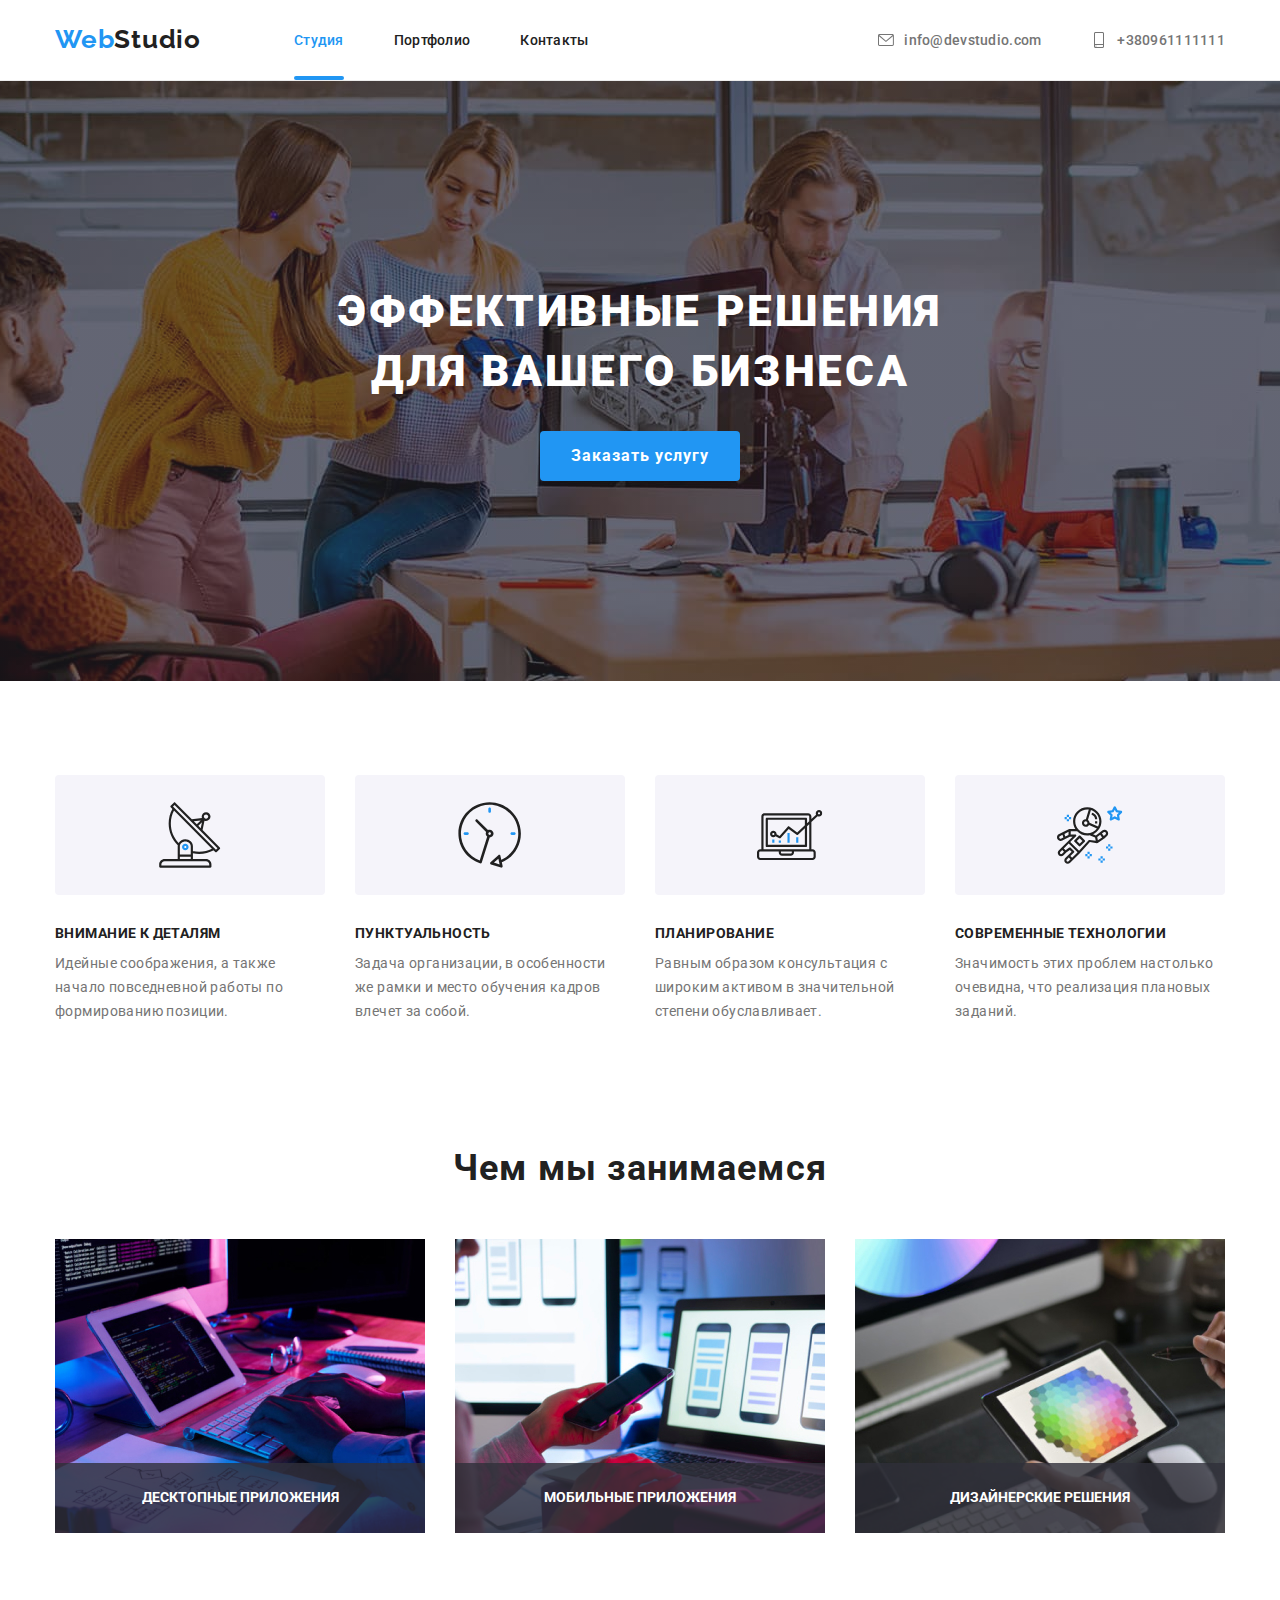
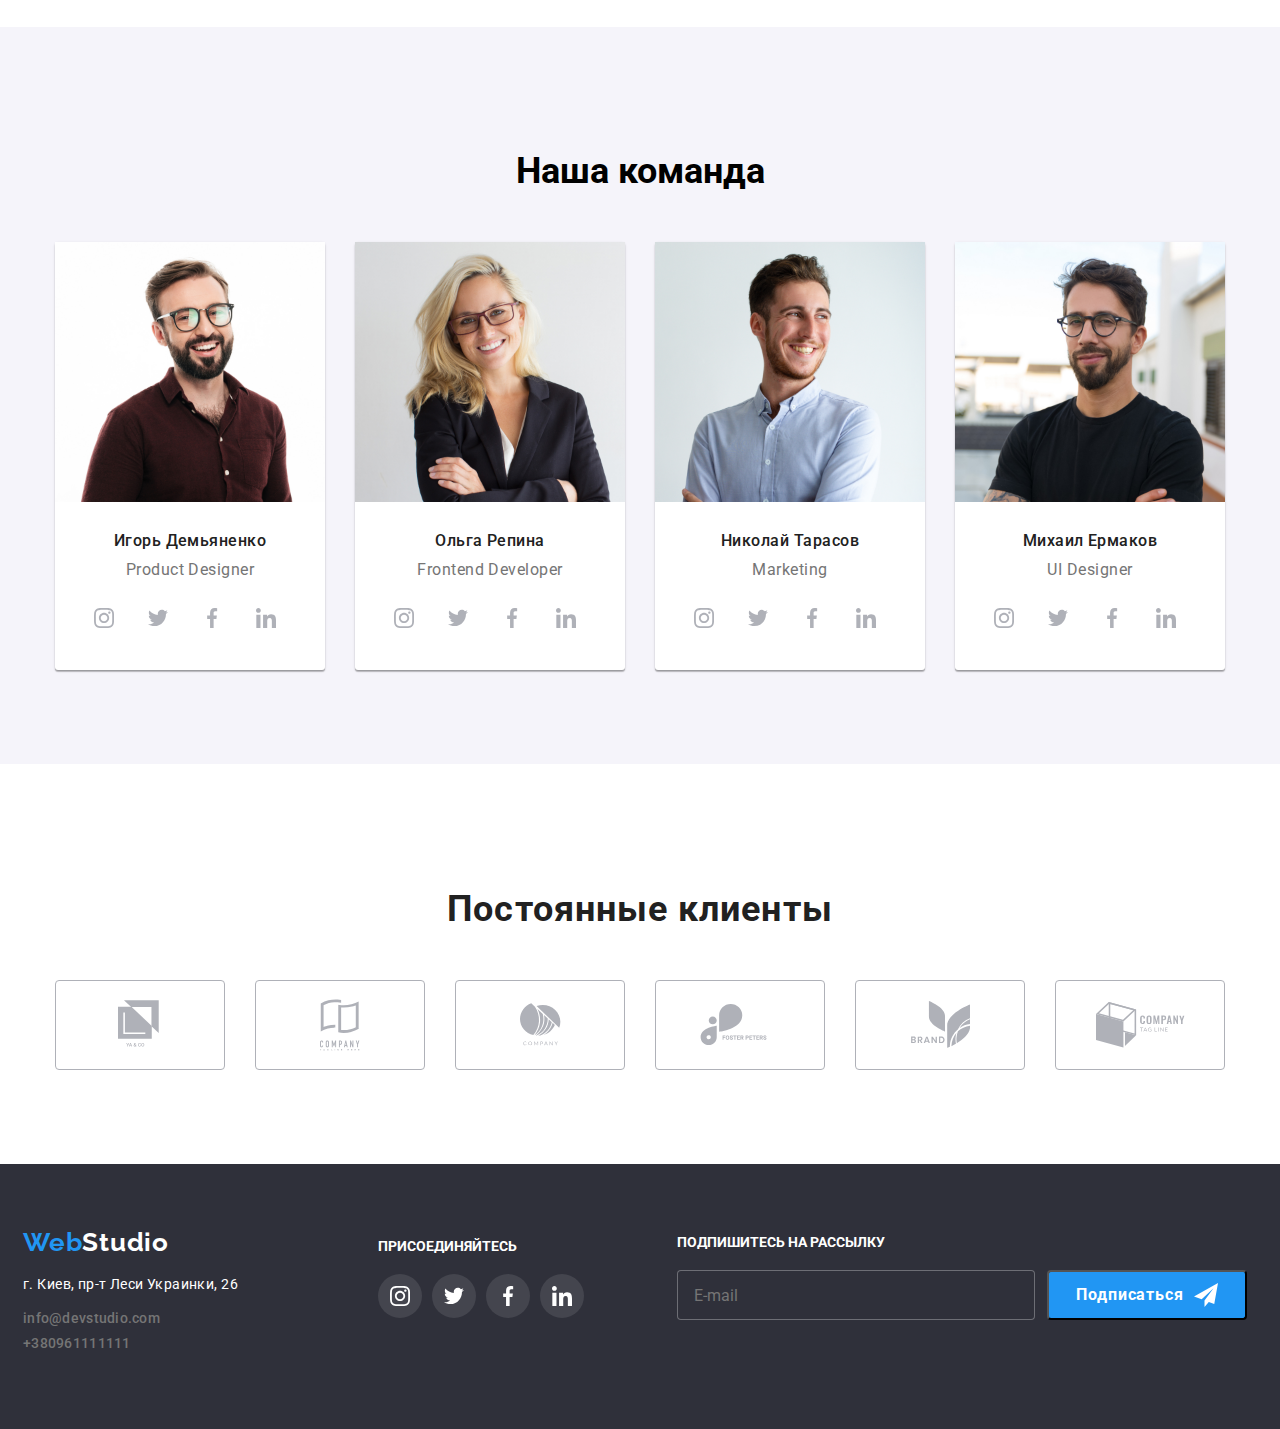
<file: index.html>
<!DOCTYPE html>
<html lang="ru">
  <head>
    <meta charset="UTF-8" />
    <meta name="viewport" content="width=device-width, initial-scale=1.0" />

    <title>WebStudio</title>

    <!--Подключение файлов-->

    <link
      rel="stylesheet"
      href="https://cdnjs.cloudflare.com/ajax/libs/modern-normalize/1.0.0/modern-normalize.min.css"
    />
    <link rel="stylesheet" href="./prettierrc.yaml" />
    <link
      href="https://fonts.googleapis.com/css2?family=Raleway:wght@700&family=Roboto:wght@400;500;700;900&display=swap"
      rel="stylesheet"
    />
    <link rel="stylesheet" href="./CSS/main.min.css" />
  </head>

  <body class="font">
    <!--Шапка сайта-->

    <!--CONTAINER-->
    <header class="page-header">
      <div class="container nav">
        <!--Logo-->
        <nav class="page-header__nav">
          <a class="logo" href="/">
            <span class="logo__text--blue">Web</span>Studio</a
          >

          <ul class="site-nav">
            <li class="site-nav__item">
              <a
                class="site-nav__link site-nav__link--current"
                href="./index.html"
                >Студия</a
              >
            </li>
            <li class="site-nav__item">
              <a class="site-nav__link" href="./portfolio.html">Портфолио</a>
            </li>
            <li class="site-nav__item">
              <a class="site-nav__link" href="#contacts">Контакты</a>
            </li>
          </ul>
        </nav>

        <ul class="contact">
          <li class="contact__item">
            <a class="contact__email" href="info@devstudio">
              <svg class="contact__icon" width="16px" height="12px">
                <use href="./IMG/symbol-defs.svg#icon-envelope"></use>
              </svg>

              info@devstudio.com</a
            >
          </li>
          <li class="contact__item">
            <a class="contact__email" href="+380961111111">
              <svg class="contact__icon" width="10px" height="16px">
                <use href="./IMG/symbol-defs.svg#icon-smartphone"></use>
              </svg>
              +380961111111</a
            >
          </li>
        </ul>
      </div>
    </header>

    <main>
      <!--Герой сайта-->

      <section class="hero">
        <!--CONTAINER-->
        <div class="container">
          <h1 class="hero__title">
            ЭФФЕКТИВНЫЕ РЕШЕНИЯ <br />
            ДЛЯ ВАШЕГО БИЗНЕСА
          </h1>

          <button data-modal-open type="button" class="hero__button">
            Заказать услугу
          </button>
        </div>
      </section>

      <!--Особенности-->
      <section class="features">
        <!--CONTAINER-->
        <div class="container">
          <ul class="features__list">
            <li class="features__item">
              <div class="features__icon">
                <svg class="features__svg">
                  <use href="./IMG/symbol-defs.svg#icon-antenna"></use>
                </svg>
              </div>
              <h3 class="features__title">Внимание к деталям</h3>
              <p class="features__about">
                Идейные соображения, а также начало повседневной работы по
                формированию позиции.
              </p>
            </li>

            <li class="features__item">
              <div class="features__icon">
                <svg class="features__svg">
                  <use href="./IMG/symbol-defs.svg#icon-clock"></use>
                </svg>
              </div>
              <h3 class="features__title">Пунктуальность</h3>
              <p class="features__about">
                Задача организации, в особенности же рамки и место обучения
                кадров влечет за собой.
              </p>
            </li>

            <li class="features__item">
              <div class="features__icon">
                <svg class="features__svg">
                  <use href="./IMG/symbol-defs.svg#icon-diagram"></use>
                </svg>
              </div>
              <h3 class="features__title">Планирование</h3>
              <p class="features__about">
                Равным образом консультация с широким активом в значительной
                степени обуславливает.
              </p>
            </li>

            <li class="features__item">
              <div class="features__icon">
                <svg class="features__svg">
                  <use href="./IMG/symbol-defs.svg#icon-astronaut"></use>
                </svg>
              </div>
              <h3 class="features__title">Современные технологии</h3>
              <p class="features__about">
                Значимость этих проблем настолько очевидна, что реализация
                плановых заданий.
              </p>
            </li>
          </ul>
        </div>
      </section>

      <!--Чем мы занимаемся-->
      <section class="work">
        <!--CONTAINER-->
        <div class="container block">
          <h2 class="work__title">Чем мы занимаемся</h2>
          <ul class="work__list">
            <li class="work__item">
              <div class="work__image">
                <img
                  src="./IMG/img.jpg"
                  alt="мужчина печатает на клавитатуре"
                  width="370"
                  height="294"
                />
                <div class="work__overlay">
                  <p class="work__about">Десктопные приложения</p>
                </div>
              </div>
            </li>
            <li class="work__item">
              <div class="work__image">
                <img
                  src="./IMG/img222.jpg"
                  alt="девушка за ноутбуком держит в руке телефон"
                  width="370"
                  height="294"
                />
                <div class="work__overlay">
                  <p class="work__about">Мобильные приложения</p>
                </div>
              </div>
            </li>
            <li class="work__item">
              <div class="work__image">
                <img
                  src="./IMG/img333.jpg"
                  alt="девушка держит в руке планшет с изображением цветовой гаммы"
                  width="370"
                  height="294"
                />
                <div class="work__overlay">
                  <p class="work__about">Дизайнерские решения</p>
                </div>
              </div>
            </li>
          </ul>
        </div>
      </section>

      <!--Наша команда-->
      <section class="section-comand">
        <!--CONTAINER-->
        <div class="container">
          <h2 class="section-comand__title">Наша команда</h2>
          <ul class="section-comand__list">
            <li class="section-comand__item">
              <img
                src="./IMG/ProductDesigner.jpg"
                alt="Член команды "
                width="270"
                height="260"
              />
              <div class="section-comand__worker">
                <h3 class="section-comand__name">Игорь Демьяненко</h3>
                <p class="section-comand__profession">Product Designer</p>
                <ul class="social-list__icon">
                  <li class="social-list__item">
                    <a class="social-list__link" href="#">
                      <svg class="social-icon-comand">
                        <use href="./IMG/symbol-defs.svg#icon-instagram"></use>
                      </svg>
                    </a>
                  </li>
                  <li class="social-list__item">
                    <a class="social-list__link" href="#">
                      <svg class="social-icon-comand">
                        <use href="./IMG/symbol-defs.svg#icon-twitter"></use>
                      </svg>
                    </a>
                  </li>
                  <li class="social-list__item">
                    <a class="social-list__link" href="#">
                      <svg class="social-icon-comand">
                        <use href="./IMG/symbol-defs.svg#icon-facebook"></use>
                      </svg>
                    </a>
                  </li>
                  <li class="social-list__item">
                    <a class="social-list__link" href="#">
                      <svg class="social-icon-comand">
                        <use href="./IMG/symbol-defs.svg#icon-linkedin"></use>
                      </svg>
                    </a>
                  </li>
                </ul>
              </div>
            </li>
            <li class="section-comand__item">
              <img
                src="./IMG/FrontendDeveloper.jpg"
                alt="Член команды "
                width="270"
                height="260"
              />
              <div class="section-comand__worker">
                <h3 class="section-comand__name">Ольга Репина</h3>
                <p class="section-comand__profession">Frontend Developer</p>
                <ul class="social-list__icon">
                  <li class="social-list__item">
                    <a class="social-list__link" href="#">
                      <svg class="social-icon-comand">
                        <use href="./IMG/symbol-defs.svg#icon-instagram"></use>
                      </svg>
                    </a>
                  </li>
                  <li class="social-list__item">
                    <a class="social-list__link" href="#">
                      <svg class="social-icon-comand">
                        <use href="./IMG/symbol-defs.svg#icon-twitter"></use>
                      </svg>
                    </a>
                  </li>
                  <li class="social-list__item">
                    <a class="social-list__link" href="#">
                      <svg class="social-icon-comand">
                        <use href="./IMG/symbol-defs.svg#icon-facebook"></use>
                      </svg>
                    </a>
                  </li>
                  <li class="social-list__item">
                    <a class="social-list__link" href="#">
                      <svg class="social-icon-comand">
                        <use href="./IMG/symbol-defs.svg#icon-linkedin"></use>
                      </svg>
                    </a>
                  </li>
                </ul>
              </div>
            </li>
            <li class="section-comand__item">
              <img
                src="./IMG/Marketing.jpg"
                alt="Член команды "
                width="270"
                height="260"
              />
              <div class="section-comand__worker">
                <h3 class="section-comand__name">Николай Тарасов</h3>
                <p class="section-comand__profession">Marketing</p>
                <ul class="social-list__icon">
                  <li class="social-list__item">
                    <a class="social-list__link" href="#">
                      <svg class="social-icon-comand">
                        <use href="./IMG/symbol-defs.svg#icon-instagram"></use>
                      </svg>
                    </a>
                  </li>
                  <li class="social-list__item">
                    <a class="social-list__link" href="#">
                      <svg class="social-icon-comand">
                        <use href="./IMG/symbol-defs.svg#icon-twitter"></use>
                      </svg>
                    </a>
                  </li>
                  <li class="social-list__item">
                    <a class="social-list__link" href="#">
                      <svg class="social-icon-comand">
                        <use href="./IMG/symbol-defs.svg#icon-facebook"></use>
                      </svg>
                    </a>
                  </li>
                  <li class="social-list__item">
                    <a class="social-list__link" href="#">
                      <svg class="social-icon-comand">
                        <use href="./IMG/symbol-defs.svg#icon-linkedin"></use>
                      </svg>
                    </a>
                  </li>
                </ul>
              </div>
            </li>
            <li class="section-comand__item">
              <img
                src="./IMG/UIDesigner.jpg"
                alt="Член команды "
                width="270"
                height="260"
              />
              <div class="section-comand__worker">
                <h3 class="section-comand__name">Михаил Ермаков</h3>
                <p class="section-comand__profession">UI Designer</p>
                <ul class="social-list__icon">
                  <li class="social-list__item">
                    <a class="social-list__link" href="#">
                      <svg class="social-icon-comand">
                        <use href="./IMG/symbol-defs.svg#icon-instagram"></use>
                      </svg>
                    </a>
                  </li>
                  <li class="social-list__item">
                    <a class="social-list__link" href="#">
                      <svg class="social-icon-comand">
                        <use href="./IMG/symbol-defs.svg#icon-twitter"></use>
                      </svg>
                    </a>
                  </li>

                  <li class="social-list__item">
                    <a class="social-list__link" href="#">
                      <svg class="social-icon-comand">
                        <use href="./IMG/symbol-defs.svg#icon-facebook"></use>
                      </svg>
                    </a>
                  </li>
                  <li class="social-list__item">
                    <a class="social-list__link" href="#">
                      <svg class="social-icon-comand">
                        <use href="./IMG/symbol-defs.svg#icon-linkedin"></use>
                      </svg>
                    </a>
                  </li>
                </ul>
              </div>
            </li>
          </ul>
        </div>
      </section>

      <section class="clients">
        <!--CONTAINER-->
        <div class="container">
          <h2 class="clients__title">Постоянные клиенты</h2>
          <ul class="clients__list">
            <li class="clients__item">
              <a href="#" class="clients__link">
                <svg class="clients__svg" width="45" height="50">
                  <use href="./IMG/symbol-defs.svg#icon-logo-1"></use>
                </svg>
              </a>
            </li>
            <li class="clients__item">
              <a href="#" class="clients__link">
                <svg class="clients__svg" width="40" height="52">
                  <use href="./IMG/symbol-defs.svg#icon-logo-2"></use></svg
              ></a>
            </li>
            <li class="clients__item">
              <a href="#" class="clients__link">
                <svg class="clients__svg" width="41" height="43">
                  <use href="./IMG/symbol-defs.svg#icon-logo-3"></use></svg
              ></a>
            </li>
            <li class="clients__item">
              <a href="#" class="clients__link">
                <svg class="clients__svg" width="80" height="42">
                  <use href="./IMG/symbol-defs.svg#icon-logo-4"></use></svg
              ></a>
            </li>
            <li class="clients__item">
              <a href="#" class="clients__link">
                <svg class="clients__svg" width="59" height="47">
                  <use href="./IMG/symbol-defs.svg#icon-logo-5"></use></svg
              ></a>
            </li>
            <li class="clients__item">
              <a href="#" class="clients__link">
                <svg class="clients__svg" width="89" height="46">
                  <use href="./IMG/symbol-defs.svg#icon-logo-6"></use></svg
              ></a>
            </li>
          </ul>
        </div>
      </section>
    </main>
    <!--Подвал-->

    <!--CONTAINER-->

    <footer class="page-footer">
      <div class="container-footer">
        <div class="container-icon">
          <div class="footer-address">
            <div class="logo-footer">
              <a class="logo-footer__logo" href="/">
                <span class="logo__text logo__text--blue">Web</span>Studio
              </a>
            </div>
            <address class="address-footer">
              <p class="address-footer__text">
                г. Киев, пр-т Леси Украинки, 26
              </p>
              <ul class="contact-footer">
                <li class="contact-footer__item">
                  <a class="contact-footer__email" href="mailto:info@devstudio"
                    >info@devstudio.com</a
                  >
                </li>
                <li>
                  <a class="contact-footer__email" href="tel:+380961111111"
                    >+380961111111</a
                  >
                </li>
              </ul>
            </address>
          </div>

          <div class="social">
            <p class="social__title">ПРИСОЕДИНЯЙТЕСЬ</p>

            <ul class="social__list">
              <li class="social__item">
                <a class="social__link" href="#">
                  <svg class="social__icon" width="20px" height="20px">
                    <use href="./IMG/symbol-defs.svg#icon-instagram"></use></svg
                ></a>
              </li>
              <li class="social__item">
                <a class="social__link" href="#">
                  <svg class="social__icon" width="20px" height="20px">
                    <use href="./IMG/symbol-defs.svg#icon-twitter"></use></svg
                ></a>
              </li>
              <li class="social__item">
                <a class="social__link" href="#">
                  <svg class="social__icon" width="20px" height="20px">
                    <use href="./IMG/symbol-defs.svg#icon-facebook"></use></svg
                ></a>
              </li>
              <li class="social__item">
                <a class="social__link" href="#">
                  <svg class="social__icon" width="20px" height="20px">
                    <use href="./IMG/symbol-defs.svg#icon-linkedin"></use></svg
                ></a>
              </li>
            </ul>
          </div>
        </div>

        <div class="mailing-box">
          <form class="mailing-box__form">
            <p class="mailing-box__tittle">Подпишитесь на рассылку</p>
            <div class="mailing-box__mail">
              <label>
                <input
                  class="mailing-box__input"
                  type="email"
                  name="E-mail"
                  placeholder="E-mail"
              /></label>
              <button type="submit" class="mailing-box__button">
                Подписаться
                <svg class="mailing-box__icon" width="24" height="24">
                  <use href="./IMG/symbol-defs.svg#icon-icon-send"></use>
                </svg>
              </button>
            </div>
          </form>
        </div>
      </div>
    </footer>
    <div class="backdrop is-hidden" data-modal>
      <div class="modal">
        <button class="modal__form--close" data-modal-close>
          <svg class="modal__svg--close" width="11" height="11">
            <use href="./IMG/symbol-defs.svg#icon-Vector"></use>
          </svg>
        </button>

        <p class="modal__title">Оставьте свои данные, мы вам перезвоним</p>

        <form class="form-modal">
          <label class="form-modal__name" for="names"> Имя</label>
          <div class="form-modal__icon">
            <input
              class="form-modal__input"
              type="text"
              name="names"
              id="names"
            />
            <svg class="form-modal__svg" width="18" height="18">
              <use href="./IMG/symbol-defs.svg#icon-person-black"></use>
            </svg>
          </div>

          <label class="form-modal__name" for="phone"> Телефон</label>
          <div class="form-modal__icon">
            <input
              class="form-modal__input"
              type="tel"
              name="phone"
              id="phone"
            />
            <svg class="form-modal__svg" width="18" height="18">
              <use href="./IMG/symbol-defs.svg#icon-phone-black"></use>
            </svg>
          </div>

          <label class="form-modal__name" for="email"> Почта </label>
          <div class="form-modal__icon">
            <input
              class="form-modal__input"
              type="email"
              name="email"
              id="email"
            />
            <svg class="form-modal__svg" width="18" height="18">
              <use href="./IMG/symbol-defs.svg#icon-email-black"></use>
            </svg>
          </div>

          <label class="form-modal__name" for="text">Коментарий</label>
          <textarea
            class="form-modal__comentar"
            name="comment"
            id="text"
            rows="30"
            placeholder="Введите текст"
          ></textarea>

          <label for="confirm" class="check">
            <input id="confirm" class="check-input" type="checkbox" checked />
            <span class="check-mark">
              <svg class="form-modal__svg" width="18" height="18">
                <use href="./IMG/symbol-defs.svg#icon-icon-input"></use>
              </svg>
            </span>
            <span class="check-text">
              Соглашаюсь с рассылкой и принимаю
              <a class="check-text__conditions" href="#">Условия договора</a>
            </span>
          </label>

          <button class="button-form" type="submit">Отправить</button>
        </form>
      </div>
    </div>

    <script src="./Js/modal.js"></script>
  </body>
</html>
</file>
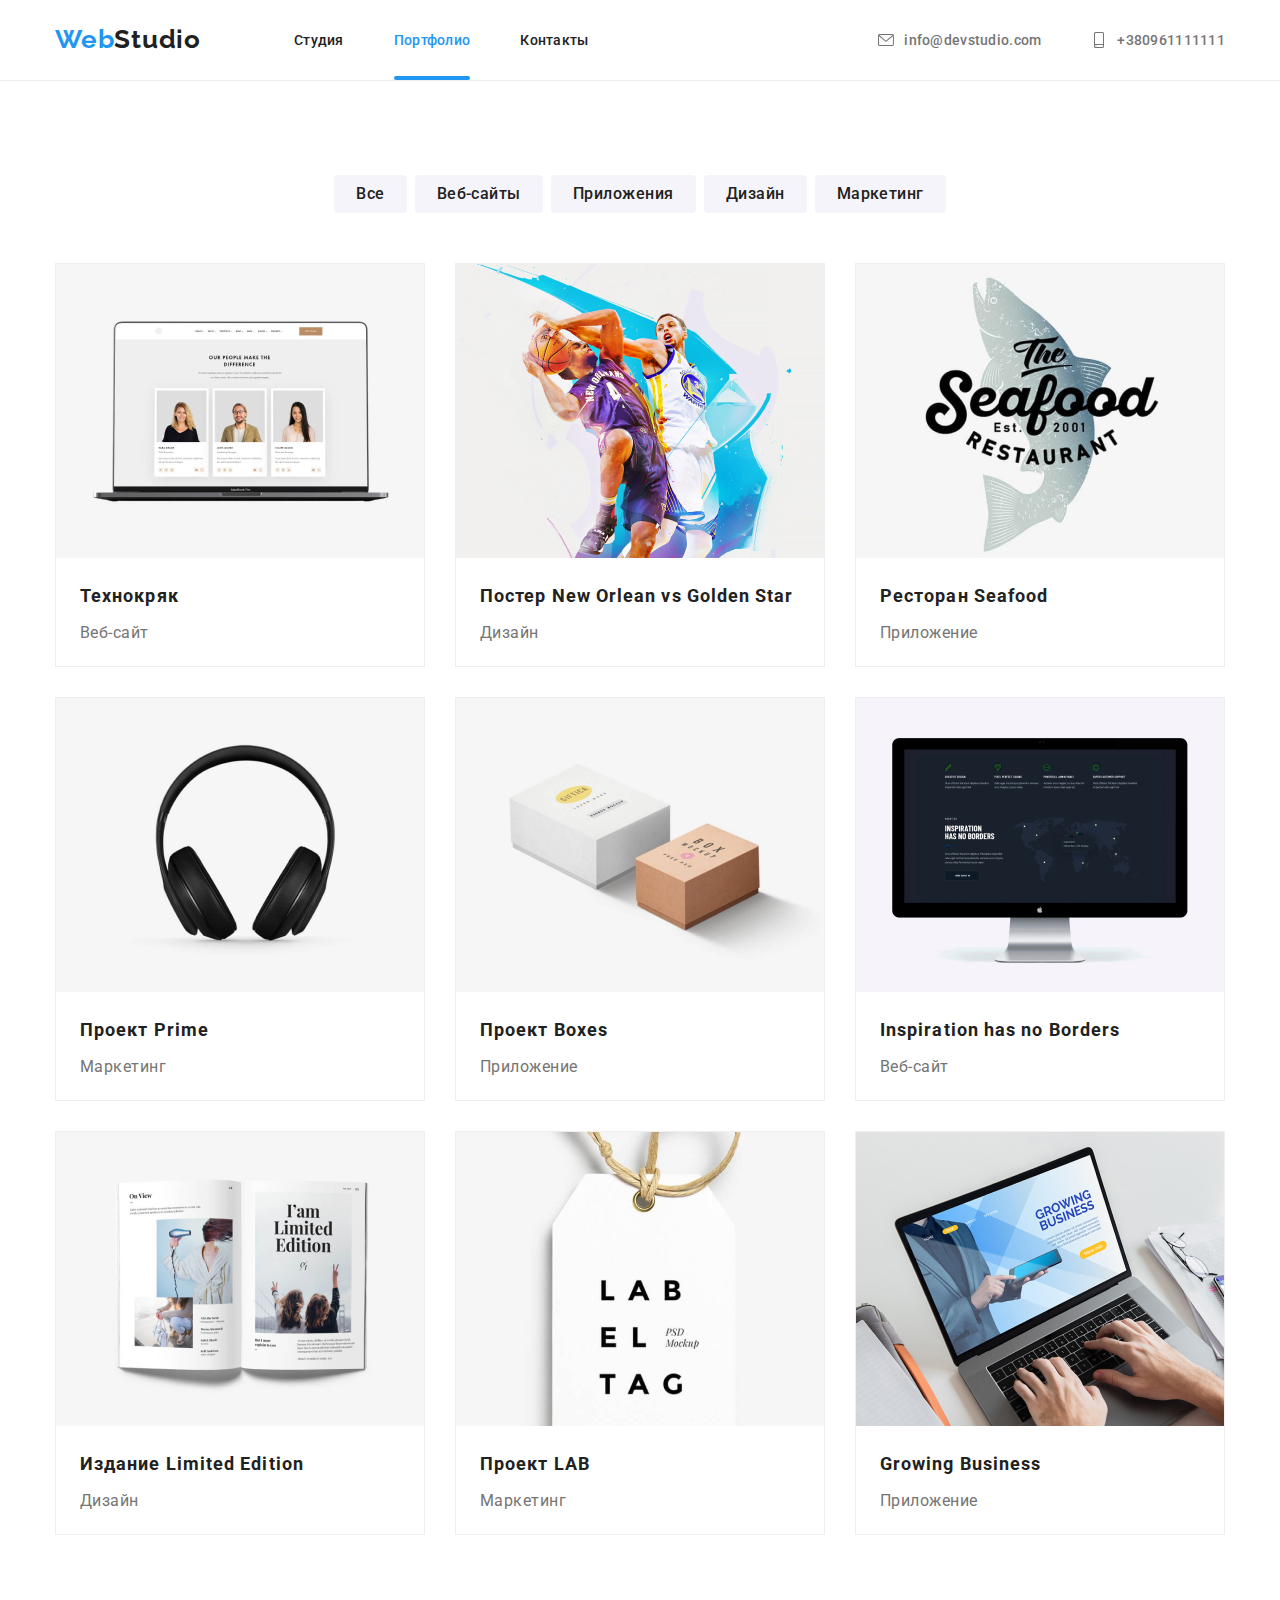
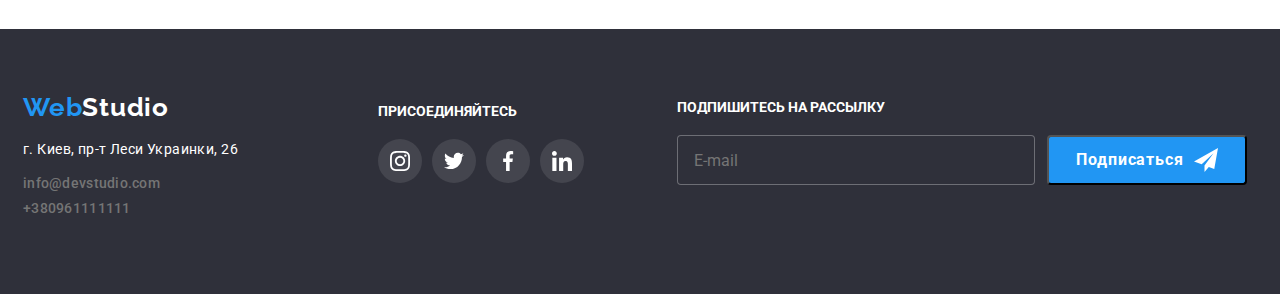
<file: portfolio.html>
<!DOCTYPE html>
<html lang="ru">
<head>

<!--Подключение файлов-->

    <meta charset="UTF-8">
    <meta name="viewport" content="width=device-width, initial-scale=1.0">

    <title>Portfolio</title> 
    
    <link rel="stylesheet" href="https://cdnjs.cloudflare.com/ajax/libs/modern-normalize/1.0.0/modern-normalize.min.css">
    <link rel="preconnect" href="https://fonts.gstatic.com">
    <link href = "https://fonts.googleapis.com/css2?family=Raleway:wght@700&family=Roboto:wght@400;500;700;900&display=swap"
    rel = "stylesheet"/>
    <link rel="stylesheet" href="./CSS/main.min.css">
</head>
<body class="font">



    <!--Шапка сайта-->
    <header class="page-header">
        <!--CONTAINER-->
        <div class="container nav">
                <nav class="page-header__nav">
                <a class="logo"href="/" ><span class="logo__text--blue">Web</span>Studio</a>
                <ul class="site-nav">
                    <li class="site-nav__item"> <a class=" site-nav__link" href="./index.html">Студия</a></li>
                    <li class="site-nav__item"> <a  class="site-nav__link  site-nav__link--current" href="./portfolio.html" >Портфолио</a></li>
                    <li class="site-nav__item"> <a  class="site-nav__link" href="#contacts">Контакты</a></li>
                </ul>
                </nav>
        
        
                <ul class="contact">
         <li class="contact__item">
             <a class="contact__email" href="info@devstudio">
             <svg class="contact__icon" width="16px" height="12px">
                 <use href="./IMG/symbol-defs.svg#icon-envelope">
        
                 </use>
             </svg>
            
            info@devstudio.com</a></li>
         <li class="contact__item">
             <a class="contact__email" href="+380961111111">
            <svg class="contact__icon" width="10px" height="16px">
                <use href="./IMG/symbol-defs.svg#icon-smartphone">
        
                </use>
            </svg>
            +380961111111</a></li>
                </ul></div>
            </header>
<main>
    <!--HERO-->
    <section class="menu-box">
<!--CONTAINER-->
<div class="container">
        <ul class="menu__list">
<li class="menu__item"><button class="menu__button" type="button">Все</button></li>
<li class="menu__item"><button class="menu__button" type="button">Веб-сайты</button></li>
<li class="menu__item"><button class="menu__button" type="button">Приложения</button></li>
<li class="menu__item"><button class="menu__button" type="button">Дизайн</button></li>
<li class="menu__item"><button class="menu__button" type="button">Маркетинг</button></li>
    </ul>
    
    <h1 class="visually-hidden__title">Portfolio</h1>
<ul class="portfolio__list">
    <li class="portfolio__item">
        
        <a class="portfolio__link" href="#">
    <div class="portfolio__card">
        <img src="./IMG/Texno.jpg" alt="ноутбук с карточками людей" width="370px" height="294px">
        <div class="portfolio__overlay">
            <p>Технокряк это современная площадка распространения коронавируса. Компании используют эту платформу для цифрового шпионажа и атак на защищённые сервера конкурентов.</p>
        </div>

</div>
        <div class="portfolio__poster"><h2 class="portfolio__name">Технокряк</h2>
        <p class="portfolio__about">Веб-сайт</p></div></a>
    

    <li class="portfolio__item">
        <a class="portfolio__link" href="">
            <div class="portfolio__card" >
        <img src="./IMG/posternewOrlean(1).jpg" alt="постер баскетболистов" width="370px" height="294px">
        <div class="portfolio__overlay">
            <p class="portfolio__text--overlay">Технокряк это современная площадка распространения коронавируса. Компании используют эту платформу для цифрового шпионажа и атак на защищённые сервера конкурентов.</p>
        </div>
        </div>
        <div class="portfolio__poster"><h2 class="portfolio__name">Постер New Orlean vs Golden Star</h2>
        <p class="portfolio__about">Дизайн</p></div></a>

    </li>

    <li class="portfolio__item">
        <a class="portfolio__link" href="">
            <div class="portfolio__card" >
        <img src="./IMG/seafood.jpg" alt="Логотип ресторана" width="370px" height="294px" >
        <div class="portfolio__overlay">
            <p class="portfolio__text--overlay">Технокряк это современная площадка распространения коронавируса. Компании используют эту платформу для цифрового шпионажа и атак на защищённые сервера конкурентов.</p>
        </div>
    </div><div class="portfolio__poster"><h2 class="portfolio__name" >Ресторан Seafood</h2>
        <p class="portfolio__about">Приложение</p></div></a>
    </li>
    <li class="portfolio__item">
        <a class="portfolio__link" href="">
            <div class="portfolio__card" >
             <img src="./IMG/prime.jpg" alt="наушники" width="370px" height="294px">
             <div class="portfolio__overlay">
                <p class="portfolio__text--overlay" >Технокряк это современная площадка распространения коронавируса. Компании используют эту платформу для цифрового шпионажа и атак на защищённые сервера конкурентов.</p>
            </div>
            </div><div class="portfolio__poster"><h2 class="portfolio__name">Проект Prime</h2>
        <p class="portfolio__about" >Маркетинг</p></div></a>
    </li>
    <li class="portfolio__item">
        <a class="portfolio__link" href="">
            <div class="portfolio__card" >
        <img src="./IMG/boxes.jpg" alt="две коробки.одна белая а другая коричневая" width="370px" height="294px">
        <div class="portfolio__overlay">
            <p class="portfolio__text--overlay" >Технокряк это современная площадка распространения коронавируса. Компании используют эту платформу для цифрового шпионажа и атак на защищённые сервера конкурентов.</p>
        </div>
    </div><div class="portfolio__poster"><h2 class="portfolio__name">Проект Boxes</h2>
        <p class="portfolio__about" >Приложение</p></div></a>
    </li>
    <li class="portfolio__item">
        <a class="portfolio__link" href="">
            <div class="portfolio__card" >
        <img src="./IMG/inspiration.jpg" alt="монитор компьтера " width="370px" height="294px">
        <div class="portfolio__overlay">
            <p class="portfolio__text--overlay">Технокряк это современная площадка распространения коронавируса. Компании используют эту платформу для цифрового шпионажа и атак на защищённые сервера конкурентов.</p>
        </div>
    </div><div class="portfolio__poster"><h2 class="portfolio__name">Inspiration has no Borders</h2>
        <p class="portfolio__about" >Веб-сайт</p></div></a>
    </li>
    <li class="portfolio__item">
        <a class="portfolio__link" href="">
            <div class="portfolio__card" >
        <img src="./IMG/limited.jpg" alt="книга с иллюстрациями" width="370px" height="294px">
        <div class="portfolio__overlay">
            <p class="portfolio__text--overlay">Технокряк это современная площадка распространения коронавируса. Компании используют эту платформу для цифрового шпионажа и атак на защищённые сервера конкурентов.</p>
        </div>
    </div><div class="portfolio__poster"><h2 class="portfolio__name">Издание Limited Edition</h2>
        <p class="portfolio__about" >Дизайн</p></div></a>
    </li>
    <li class="portfolio__item">
        <a class="portfolio__link" href="">
            <div class="portfolio__card" >
        <img src="./IMG/LAB.jpg" alt="этикетка с лого" width="370px" height="294px">
        <div class="portfolio__overlay">
            <p class="portfolio__text--overlay">Технокряк это современная площадка распространения коронавируса. Компании используют эту платформу для цифрового шпионажа и атак на защищённые сервера конкурентов.</p>
        </div>
    </div><div class="portfolio__poster"><h2 class="portfolio__name">Проект LAB</h2>
        <p class="portfolio__about" >Маркетинг</p></div></a>
    </li>
    <li class="portfolio__item">
        <a class="portfolio__link" href="">
            <div class="portfolio__card" >
        <img src="./IMG/Growing.jpg"alt="мужчина печатает на ноутбуке" width="370px" height="294px">
        <div class="portfolio__overlay">
            <p class="portfolio__text--overlay">Технокряк это современная площадка распространения коронавируса. Компании используют эту платформу для цифрового шпионажа и атак на защищённые сервера конкурентов.</p>
        </div>
    </div><div class="portfolio__poster"><h2 class="portfolio__name">Growing Business</h2>
        <p class="portfolio__about" >Приложение</p></div></a>

    </li>
</ul></div>
</section></main>
<!--CONTAINER-->

<footer class="page-footer">
    <div class="container-footer">
        <div class="container-icon">
        <div class="footer-address">
    <div class="logo-footer">
    <a  class="logo-footer__logo" href="/"><span class="logo__text logo__text--blue">Web</span>Studio</a></div>
    <address class="address-footer">
        <p class="address-footer__text">г. Киев, пр-т Леси Украинки, 26</p>
        <ul class="contact-footer">
    <li><a class="contact-footer__email" href="mailto:info@devstudio">info@devstudio.com</a></li>
    <li><a class="contact-footer__email" href="tel:+380961111111">+380961111111</a></li></ul>
    </address></div> 



     <div class="social">
         <p class="social__title"> ПРИСОЕДИНЯЙТЕСЬ</p>



         <ul class="social__list">
             <li class="social__item"> <a class="social__link" href="https://www.instagram.com/?hl=ru"> 
                 <svg class="social__icon" width="20px" height="20px">
                     <use href="./IMG/symbol-defs.svg#icon-instagram">

                     </use>
                </svg></a>
              </li>
             <li class="social__item"><a class="social__link" href="#"> 
                <svg class="social__icon" width="20px" height="20px">
                    <use href="./IMG/symbol-defs.svg#icon-twitter">

                    </use>
               </svg></a></li>
             <li class="social__item" ><a class="social__link" href="#"> 
                <svg class="social__icon" width="20px" height="20px">
                    <use href="./IMG/symbol-defs.svg#icon-facebook">

                    </use>
               </svg></a></li>
             <li class="social__item"><a class="social__link" href="#"> 
                <svg class="social__icon" width="20px" height="20px">
                    <use href="./IMG/symbol-defs.svg#icon-linkedin">

                    </use>
               </svg></a></li>

        
         </ul>
        </div></div>
     


        <div class="mailing-box">
            <form class="mailing-box__form">
           <p class="mailing-box__tittle">Подпишитесь на рассылку</p>
        <div class="mailing-box__mail"><label>
        <input class="mailing-box__input" type="email" name="E-mail"placeholder="E-mail"></label>
        <button type="submit" class="mailing-box__button">Подписаться
            <svg class="mailing-box__icon" width="24" height="24"> 
        <use href="./IMG/symbol-defs.svg#icon-icon-send"></use>
            </svg>
            
        </button></div>
        </form>
        </div>

    </footer>
    </body>
    </html>
</file>
<file: CSS/main.min.css>
.container{width:1200px;padding:0 15px;margin:0 auto}img{display:block}footer{margin:auto;background-color:#2f303a;padding-top:60px;padding-bottom:60px}li{list-style-type:none}a{text-decoration:none}.font{font-family:"Roboto",sans-serif}.a{display:block}.logo{padding-top:24px;padding-bottom:25px;font-family:"Raleway",sans-serif;color:#212121;font-weight:700;font-size:26px;line-height:31px;letter-spacing:0.03em;text-decoration:none}.logo__text--blue{color:#2196f3}.logo-footer__logo{margin:0 auto;font-family:"Raleway",sans-serif;color:white;font-weight:700;font-size:26px;line-height:31px;letter-spacing:0.03em;text-decoration:none}.nav{display:-webkit-box;display:-ms-flexbox;display:flex;-webkit-box-pack:justify;-ms-flex-pack:justify;justify-content:space-between;-webkit-box-align:center;-ms-flex-align:center;align-items:center}.nav .page-header__nav{display:-webkit-box;display:-ms-flexbox;display:flex;-webkit-box-pack:justify;-ms-flex-pack:justify;justify-content:space-between;-webkit-box-align:center;-ms-flex-align:center;align-items:center}.nav .site-nav{display:-webkit-box;display:-ms-flexbox;display:flex;margin-top:0px;margin-bottom:0px;margin-left:93px;padding-left:0px}.nav .site-nav__item{margin-right:50px}.nav .site-nav__item:last-child{margin-right:0px}.nav .site-nav__link{padding-top:32px;padding-bottom:32px;color:#212121;text-decoration:none;font-weight:500;font-size:14px;line-height:16px;letter-spacing:0.02em;position:relative;-webkit-transition:color 250ms cubic-bezier(0.4, 0, 0.2, 1);transition:color 250ms cubic-bezier(0.4, 0, 0.2, 1)}.nav .site-nav__link:hover,.nav .site-nav__link:focus,.nav .site-nav__link:active{color:#2196f3}.nav .site-nav__link--current{color:#2196f3;font-size:14px;text-decoration:none}.nav .site-nav__link::after{content:"";display:block;width:100%;height:4px;background-color:#2196f3;border-radius:2px;position:absolute;left:0;bottom:0;opacity:0;-webkit-transition:opacity 250ms cubic-bezier(0.4, 0, 0.2, 1);transition:opacity 250ms cubic-bezier(0.4, 0, 0.2, 1)}.nav .site-nav__link:hover::after{opacity:1}.nav .site-nav__link:focus::after{opacity:1}.nav .site-nav__link--current::after{opacity:1}.nav .contact{display:-webkit-box;display:-ms-flexbox;display:flex;margin:0px;padding:0px;list-style:none}.nav .contact__email{display:-webkit-box;display:-ms-flexbox;display:flex;-webkit-box-align:center;-ms-flex-align:center;align-items:center;padding-top:32px;padding-bottom:32px;color:#757575;text-decoration:none;font-style:normal;font-weight:500;font-size:14px;padding:0px;line-height:16px;letter-spacing:0.02em;-webkit-transition:color 250ms cubic-bezier(0.4, 0, 0.2, 1);transition:color 250ms cubic-bezier(0.4, 0, 0.2, 1)}.nav .contact__email:focus{color:#2196f3}.nav .contact__email:hover{color:#2196f3}.nav .contact__item:last-child{margin-left:50px}.nav .contact__item:first-child{margin:0 auto}.nav .contact__icon{fill:currentColor;margin-right:10px;width:16px;height:16px}.page-header{border-bottom:1px solid #ececec}.hero{background-color:#2f303a;padding:200px 0;background-image:-webkit-gradient(linear, left top, right top, from(rgba(47,48,58,0.4)), to(rgba(47,48,58,0.4))),url("../IMG/header.jpg");background-image:linear-gradient(to right, rgba(47,48,58,0.4), rgba(47,48,58,0.4)),url("../IMG/header.jpg");background-repeat:no-repeat;background-position:center;background-size:cover;height:600px;max-width:1600px;margin-left:auto;margin-right:auto}.hero .hero__title{text-align:center;margin:0 auto;color:#fff;font-weight:900;font-size:44px;line-height:60px;letter-spacing:0.06em;-webkit-box-align:center;-ms-flex-align:center;align-items:center}.hero__button{display:block;text-align:center;border-radius:4px;border:none;margin:0 auto;margin-top:30px;color:#fff;font-family:inherit;font-weight:700;font-size:16px;width:200px;height:50px;line-height:30px;letter-spacing:0.06em;background-color:#2196f3;cursor:pointer}.features{padding-top:94px;padding-bottom:94px}.features__list{display:-webkit-box;display:-ms-flexbox;display:flex;padding-left:0px;list-style:none;margin:0px}.features__item{width:270px}.features__item:not(:last-child){margin-right:30px}.features__icon{display:-webkit-box;display:-ms-flexbox;display:flex;width:270px;height:120px;border-radius:4px;background-color:#f5f4fa;margin-bottom:30px;-webkit-box-pack:center;-ms-flex-pack:center;justify-content:center;-webkit-box-align:center;-ms-flex-align:center;align-items:center}.features__svg{width:65.32px;height:70px}.features__title{margin-top:0px;margin-bottom:0px;color:#212121;font-weight:bold;font-size:14px;line-height:16px;letter-spacing:0.03em;text-transform:uppercase}.features__about{margin-top:10px;margin-bottom:0px;color:#757575;font-weight:normal;font-size:14px;line-height:24px;letter-spacing:0.03em}.work{padding-bottom:94px}.work .work__title{text-align:center;margin-bottom:50px;color:#212121;font-weight:700;font-size:36px;line-height:42.19px;letter-spacing:0.03em;-webkit-box-align:center;-ms-flex-align:center;align-items:center}.work .work__list{display:-webkit-box;display:-ms-flexbox;display:flex;padding-left:0px;padding-right:0px;margin:0px}.work .work__item:not(:last-child){margin-right:30px;list-style:none}.work .work__image{position:relative}.work .work__overlay{content:"";position:absolute;bottom:0;width:100%;height:70px;text-align:center;font-weight:700;line-height:1.14;font-size:14px;text-transform:uppercase;padding-top:27px;color:#fff;background-color:rgba(47,48,58,0.8)}.work .work__about{margin-bottom:0px;margin-top:0px;padding:0px}.section-comand{padding-top:94px;padding-bottom:94px;background-color:#f5f4fa}.section-comand__title{font-size:36px;text-align:center;margin-bottom:50px}.section-comand__list{display:-webkit-box;display:-ms-flexbox;display:flex;padding:0px;margin:0 auto}.section-comand__list .section-comand__item{-webkit-box-shadow:0px 2px 1px 0px rgba(0,0,0,0.2),0px 1px 1px 0px rgba(0,0,0,0.14),0px 1px 3px 0px rgba(0,0,0,0.12);box-shadow:0px 2px 1px 0px rgba(0,0,0,0.2),0px 1px 1px 0px rgba(0,0,0,0.14),0px 1px 3px 0px rgba(0,0,0,0.12);border-radius:3px;max-width:270px;background-color:#fff}.section-comand__list .section-comand__item:not(:last-child){margin-right:30px}.section-comand__name{text-align:center;margin-bottom:10px;margin-top:0px;color:#212121;font-weight:500;font-size:16px;line-height:18.75px;letter-spacing:0.03em;-webkit-box-align:center;-ms-flex-align:center;align-items:center}.section-comand__profession{text-align:center;margin:0 auto}.section-comand__profession{color:#757575;font-weight:400;font-size:16px;line-height:18.75px;letter-spacing:0.03em;-webkit-box-align:center;-ms-flex-align:center;align-items:center}.section-comand__worker{padding:30px 20px}.clients{padding-top:94px;padding-bottom:94px}.clients__title{text-align:center;color:#212121;font-weight:700;font-size:36px;line-height:42.19px;letter-spacing:0.03em}.clients__list{display:-webkit-box;display:-ms-flexbox;display:flex;margin:50px -15px 0;-ms-flex-wrap:wrap;flex-wrap:wrap;padding:0px}.clients__item{height:90px;width:170px;display:-webkit-box;display:-ms-flexbox;display:flex;border-radius:4px;height:90px;width:170px;margin:0px 15px;-webkit-box-pack:center;-ms-flex-pack:center;justify-content:center}.clients__svg{fill:currentColor}.clients__link{color:#afb1b8;display:-webkit-box;display:-ms-flexbox;display:flex;border:1px solid #afb1b8;border-radius:4px;height:100%;width:100%;-webkit-box-align:center;-ms-flex-align:center;align-items:center;-webkit-box-pack:center;-ms-flex-pack:center;justify-content:center;-webkit-transition:color 250ms cubic-bezier(0.4, 0, 0.2, 1),border-color 250ms cubic-bezier(0.4, 0, 0.2, 1);transition:color 250ms cubic-bezier(0.4, 0, 0.2, 1),border-color 250ms cubic-bezier(0.4, 0, 0.2, 1)}.clients__link:hover{color:#2196f3;border-color:#2196f3}.container-icon{display:-webkit-box;display:-ms-flexbox;display:flex;-webkit-box-align:baseline;-ms-flex-align:baseline;align-items:baseline}.container-footer{display:-webkit-box;display:-ms-flexbox;display:flex;-webkit-box-pack:center;-ms-flex-pack:center;justify-content:center}.logo-footer__logo{margin:0 auto;font-family:"Raleway",sans-serif;color:white;font-weight:700;font-size:26px;line-height:31px;letter-spacing:0.03em;text-decoration:none}.footer-address{margin-top:20px;margin:0 auto;margin-bottom:9px;margin-right:70px}.address-footer__text{color:#fff;font-weight:400;font-style:normal;font-size:14px;line-height:24px;letter-spacing:0.03em}.contact-footer{margin:0px;padding:0px;list-style:none}.contact-footer__item:last-child{margin-left:50px}.contact-footer__item:last-child:first-child{margin:0 auto}.contact-footer__email{display:block;-webkit-box-align:center;-ms-flex-align:center;align-items:center;padding-top:32px;padding-bottom:32px;color:#757575;text-decoration:none;font-style:normal;font-weight:500;font-size:14px;padding:0px;line-height:16px;letter-spacing:0.02em;-webkit-transition:color 250ms cubic-bezier(0.4, 0, 0.2, 1);transition:color 250ms cubic-bezier(0.4, 0, 0.2, 1)}.contact-footer__email:focus{color:#2196f3}.contact-footer__email:hover{color:#2196f3}.contact-footer__email:first-child{margin-bottom:9px}.social{margin:0px;margin-left:70px}.social__item{margin-right:10px;margin:0px;padding:0px;margin-right:10px}.social__item:last-child{margin-right:0px}.social__title{display:inline-block;margin-bottom:20px;font-weight:700;font-size:14px;line-height:16.4px;text-transform:uppercase;color:#fff}.social__list{padding:0px;margin:0px;display:-webkit-box;display:-ms-flexbox;display:flex;-webkit-box-pack:justify;-ms-flex-pack:justify;justify-content:space-between}.social__icon{fill:#fff}.social__link{background-color:rgba(255,255,255,0.1);border-radius:50%;width:44px;height:44px;display:-webkit-box;display:-ms-flexbox;display:flex;-webkit-box-pack:center;-ms-flex-pack:center;justify-content:center;-webkit-box-align:center;-ms-flex-align:center;align-items:center;-webkit-transition:background-color 250ms cubic-bezier(0.4, 0, 0.2, 1);transition:background-color 250ms cubic-bezier(0.4, 0, 0.2, 1)}.social__link:focus{background-color:#2196f3}.social__link:hover{background-color:#2196f3}.textsocial{display:block;margin:0px}.social-list__icon{display:-webkit-box;display:-ms-flexbox;display:flex;margin:0px;padding:0px;-webkit-box-pack:center;-ms-flex-pack:center;justify-content:center;text-align:center;margin-top:16px;-webkit-transition:250ms cubic-bezier(0.4, 0, 0.2, 1);transition:250ms cubic-bezier(0.4, 0, 0.2, 1)}.social-icon-comand{width:20px;height:20px}.social-list__link{margin:0px;padding:0px;display:-webkit-box;display:-ms-flexbox;display:flex;width:44px;height:44px;fill:#afb1b8;-webkit-box-pack:center;-ms-flex-pack:center;justify-content:center;-webkit-box-align:center;-ms-flex-align:center;align-items:center;border-radius:50%;-webkit-transition:fill 250ms cubic-bezier(0.4, 0, 0.2, 1),background-color 250ms cubic-bezier(0.4, 0, 0.2, 1);transition:fill 250ms cubic-bezier(0.4, 0, 0.2, 1),background-color 250ms cubic-bezier(0.4, 0, 0.2, 1)}.social-list__link:focus{fill:#fff;background-color:#2196f3;border-radius:50%}.social-list__link:hover{fill:#fff;background-color:#2196f3}.social-list__item{margin:0px;padding:0px;margin-right:10px}.container-icon{display:-webkit-box;display:-ms-flexbox;display:flex;-webkit-box-align:baseline;-ms-flex-align:baseline;align-items:baseline}.mailing-box{margin:10px;width:570px;margin-left:93px}.mailing-box .mailing-box__tittle{margin-bottom:20px;font-weight:700;font-size:14px;line-height:16.4px;text-transform:uppercase;color:#fff;margin:auto;margin-bottom:20px}.mailing-box .mailing-box__mail{display:-webkit-box;display:-ms-flexbox;display:flex;-webkit-box-pack:justify;-ms-flex-pack:justify;justify-content:space-between}.mailing-box .mailing-box__input{color:#fff;padding-left:16px;width:358px;height:50px;border:1px solid rgba(255,255,255,0.3);background-color:#2f303a;border-radius:4px}.mailing-box .mailing-box__button{display:-webkit-box;display:-ms-flexbox;display:flex;width:200px;height:50px;background-color:#2196f3;color:#fff;font-weight:700;font-size:16px;line-height:30px;letter-spacing:0.06em;-webkit-box-align:center;-ms-flex-align:center;align-items:center;-webkit-box-pack:center;-ms-flex-pack:center;justify-content:center;border-radius:4px}.mailing-box .mailing-box__icon{fill:#fff;margin-left:10px;text-align:center}.backdrop{overflow:scroll;position:fixed;top:0px;left:0px;width:100%;height:100%;background-color:rgba(0,0,0,0.2);-webkit-transition:opacity 250ms cubic-bezier(0.4, 0, 0.2, 1);transition:opacity 250ms cubic-bezier(0.4, 0, 0.2, 1)}.backdrop .modal{overflow:hidden;position:absolute;top:50%;left:50%;-webkit-transform:translate(-50%, -50%);transform:translate(-50%, -50%);width:528px;background-color:#fff;padding:40px;height:581px;overflow-y:auto;border-radius:4px;-webkit-box-shadow:0px 2px 1px 0px rgba(0,0,0,0.2),0px 1px 1px 0px rgba(0,0,0,0.14),0px 1px 3px 0px rgba(0,0,0,0.12);box-shadow:0px 2px 1px 0px rgba(0,0,0,0.2),0px 1px 1px 0px rgba(0,0,0,0.14),0px 1px 3px 0px rgba(0,0,0,0.12)}.backdrop .modal__svg--close{position:absolute}.backdrop .modal__form--close{position:absolute;right:8px;top:8px;display:-webkit-box;display:-ms-flexbox;display:flex;-webkit-box-align:center;-ms-flex-align:center;align-items:center;-webkit-box-pack:center;-ms-flex-pack:center;justify-content:center;width:30px;height:30px;margin-left:auto;border:1px solid rgba(0,0,0,0.1);border-radius:50%;cursor:pointer}.backdrop .modal__form--close:hover{fill:#2196f3}.backdrop .modal__title{margin:0px;text-align:center;font-family:"Roboto",sans-serif;font-style:normal;font-weight:700;color:#212121;font-size:20px;line-height:23.44px}.backdrop .form-modal__name{position:relative;margin-top:10px;margin-bottom:4px;display:-webkit-box;display:-ms-flexbox;display:flex;-webkit-box-orient:vertical;-webkit-box-direction:normal;-ms-flex-direction:column;flex-direction:column;text-align:start;font-family:"Roboto",sans-serif;font-weight:400;font-style:normal;font-size:12px;letter-spacing:00.01em;line-height:14px;color:#757575;letter-spacing:0.04em}.backdrop .form-modal__input{padding-left:45px;width:448px;height:40px;border:1px solid rgba(33,33,33,0.2);-webkit-transition:border 250ms cubic-bezier(0.4, 0, 0.2, 1);transition:border 250ms cubic-bezier(0.4, 0, 0.2, 1);border-radius:4px;cursor:pointer}.backdrop .form-modal__input:focus{outline:none;border-color:#2196f3}.backdrop .form-modal__input:focus+.form-modal__svg{fill:#2196f3}.backdrop .form-modal__icon{position:relative}.backdrop .form-modal__svg{padding:0px;position:absolute;left:15px;top:13px}.backdrop .checkbox-mailing-main{margin-bottom:30px}.backdrop .checkbox-mailing-main label{display:-webkit-box;display:-ms-flexbox;display:flex;margin-top:30px}.backdrop .form-modal__comentar{margin-bottom:27px;padding:12px 16px;width:448px;height:120px;resize:none;border:1px solid rgba(33,33,33,0.2);-webkit-transition:border 250ms cubic-bezier(0.4, 0, 0.2, 1);transition:border 250ms cubic-bezier(0.4, 0, 0.2, 1);border-radius:4px;cursor:text}.backdrop .form-modal__comentar:focus{outline:none;border-color:#2196f3}.backdrop .check a{text-decoration:underline}.backdrop .check{display:-webkit-box;display:-ms-flexbox;display:flex;-webkit-box-align:center;-ms-flex-align:center;align-items:center;font-family:"Roboto",sans-serif;font-weight:400;color:#757575;font-size:14px;line-height:1;letter-spacing:0.03em;cursor:pointer}.backdrop .check-input{position:absolute;visibility:hidden;opacity:0;height:1px;width:1px}.backdrop .check-mark{position:relative;display:block;height:18px;width:18px;margin-right:10px;border:1px solid rgba(33,33,33,0.2);border-radius:4px}.backdrop .check-mark svg{opacity:0;top:0;left:0;-webkit-transition:0.3s ease-in-out;transition:0.3s ease-in-out}.backdrop .check-input:checked ~ .check-mark{border-color:transparent}.backdrop .check-input:checked ~ .check-mark>svg{opacity:1}.backdrop .button-form{margin:auto;margin-top:30px;display:table;font-weight:700;font-size:16px;border:none;letter-spacing:00.06em;width:200px;height:50px;color:#fff;background-color:#2196f3;-webkit-box-shadow:0px 4px 4px 0px rgba(0,0,0,0.15);box-shadow:0px 4px 4px 0px rgba(0,0,0,0.15);-webkit-transition:-webkit-box-shadow 250ms cubic-bezier(0.4, 0, 0.2, 1);transition:-webkit-box-shadow 250ms cubic-bezier(0.4, 0, 0.2, 1);transition:box-shadow 250ms cubic-bezier(0.4, 0, 0.2, 1);transition:box-shadow 250ms cubic-bezier(0.4, 0, 0.2, 1), -webkit-box-shadow 250ms cubic-bezier(0.4, 0, 0.2, 1);border-radius:4px;cursor:pointer}.backdrop.is-hidden{visibility:hidden;opacity:0;pointer-events:none}.menu-box{padding-top:94px}.menu__list{display:-webkit-box;display:-ms-flexbox;display:flex;-webkit-box-pack:center;-ms-flex-pack:center;justify-content:center;margin:0px;padding-left:0px}.menu__item{margin-right:8px}.menu__item:last-child{margin-right:0px}.menu__button{border-radius:4px;border:none;padding:6px 22px;-webkit-transition:background-color 250ms cubic-bezier(0.4, 0, 0.2, 1),color 250ms cubic-bezier(0.4, 0, 0.2, 1),-webkit-box-shadow 250ms cubic-bezier(0.4, 0, 0.2, 1);transition:background-color 250ms cubic-bezier(0.4, 0, 0.2, 1),color 250ms cubic-bezier(0.4, 0, 0.2, 1),-webkit-box-shadow 250ms cubic-bezier(0.4, 0, 0.2, 1);transition:box-shadow 250ms cubic-bezier(0.4, 0, 0.2, 1),background-color 250ms cubic-bezier(0.4, 0, 0.2, 1),color 250ms cubic-bezier(0.4, 0, 0.2, 1);transition:box-shadow 250ms cubic-bezier(0.4, 0, 0.2, 1),background-color 250ms cubic-bezier(0.4, 0, 0.2, 1),color 250ms cubic-bezier(0.4, 0, 0.2, 1),-webkit-box-shadow 250ms cubic-bezier(0.4, 0, 0.2, 1);font-family:"Roboto",sans-serif;color:#212121;background-color:#f5f4fa;font-weight:500;font-size:16px;line-height:26px;letter-spacing:0.03em;-webkit-box-align:center;-ms-flex-align:center;align-items:center}.menu__button:focus{background-color:#2196f3;color:#fff;-webkit-box-shadow:0px 2px 2px 0px rgba(0,0,0,0.12),0px 1px 2px 0px rgba(0,0,0,0.08),0px 3px 1px 0px rgba(0,0,0,0.1);box-shadow:0px 2px 2px 0px rgba(0,0,0,0.12),0px 1px 2px 0px rgba(0,0,0,0.08),0px 3px 1px 0px rgba(0,0,0,0.1)}.menu__button:hover{background-color:#2196f3;color:#fff;-webkit-box-shadow:0px 2px 2px 0px rgba(0,0,0,0.12),0px 1px 2px 0px rgba(0,0,0,0.08),0px 3px 1px 0px rgba(0,0,0,0.1);box-shadow:0px 2px 2px 0px rgba(0,0,0,0.12),0px 1px 2px 0px rgba(0,0,0,0.08),0px 3px 1px 0px rgba(0,0,0,0.1)}.portfolio__list{display:-webkit-box;display:-ms-flexbox;display:flex;-ms-flex-wrap:wrap;flex-wrap:wrap;padding-left:0px;padding-right:0px;margin-top:50px;margin-bottom:0px;margin-bottom:94px}.portfolio__list .portfolio__item{width:370px;height:404px;margin-right:30px;margin-bottom:30px;-webkit-transition:-webkit-box-shadow 250ms cubic-bezier(0.4, 0, 0.2, 1);transition:-webkit-box-shadow 250ms cubic-bezier(0.4, 0, 0.2, 1);transition:box-shadow 250ms cubic-bezier(0.4, 0, 0.2, 1);transition:box-shadow 250ms cubic-bezier(0.4, 0, 0.2, 1), -webkit-box-shadow 250ms cubic-bezier(0.4, 0, 0.2, 1)}.portfolio__list .portfolio__item:hover{-webkit-box-shadow:1px 4px 6px 0px rgba(0,0,0,0.16),0px 4px 4px 0px rgba(0,0,0,0.06),0px 1px 1px 0px rgba(0,0,0,0.12);box-shadow:1px 4px 6px 0px rgba(0,0,0,0.16),0px 4px 4px 0px rgba(0,0,0,0.06),0px 1px 1px 0px rgba(0,0,0,0.12)}.portfolio__list .portfolio__item:nth-last-child(-n+3){margin-bottom:0}.portfolio__list .portfolio__item:nth-child(3n){margin-right:0}.portfolio__list .portfolio__poster{padding-top:20px;padding-right:24px;padding-bottom:20px;padding-left:24px}.portfolio__list .portfolio__card{position:relative;overflow:hidden}.portfolio__list .portfolio__overlay{position:absolute;top:0;left:0;width:100%;height:100%;-webkit-transform:translateY(100%);transform:translateY(100%);color:#fff;padding:63px 24px;line-height:1.55;font-size:18px;bottom:0px;background-color:#2196f3;-webkit-transition:-webkit-transform 250ms cubic-bezier(0.4, 0, 0.2, 1);transition:-webkit-transform 250ms cubic-bezier(0.4, 0, 0.2, 1);transition:transform 250ms cubic-bezier(0.4, 0, 0.2, 1);transition:transform 250ms cubic-bezier(0.4, 0, 0.2, 1), -webkit-transform 250ms cubic-bezier(0.4, 0, 0.2, 1)}.portfolio__list .portfolio__item:hover .portfolio__overlay{-webkit-transform:translateY(0);transform:translateY(0);cursor:pointer}.portfolio__list .box-portfolio__item:focus .portfolio__overlay{-webkit-transform:translateY(0);transform:translateY(0)}.portfolio__list .portfolio__item{border:1px solid #eee}.portfolio__list .portfolio__text--overlay{margin:0px}.portfolio__list .portfolio__name{margin:0px;margin-bottom:4px;color:#212121;font-weight:700;font-size:18px;line-height:36px;letter-spacing:0.06em;text-decoration:none}.portfolio__list .portfolio__about{margin:0px;color:#757575;font-weight:400;font-size:16px;line-height:30px;letter-spacing:0.03em}.visually-hidden__title{position:absolute;width:1px;height:1px;margin:-1px;border:0;padding:0;clip:rect(0 0 0 0);overflow:hidden}
/*# sourceMappingURL=main.min.css.map */
</file>
